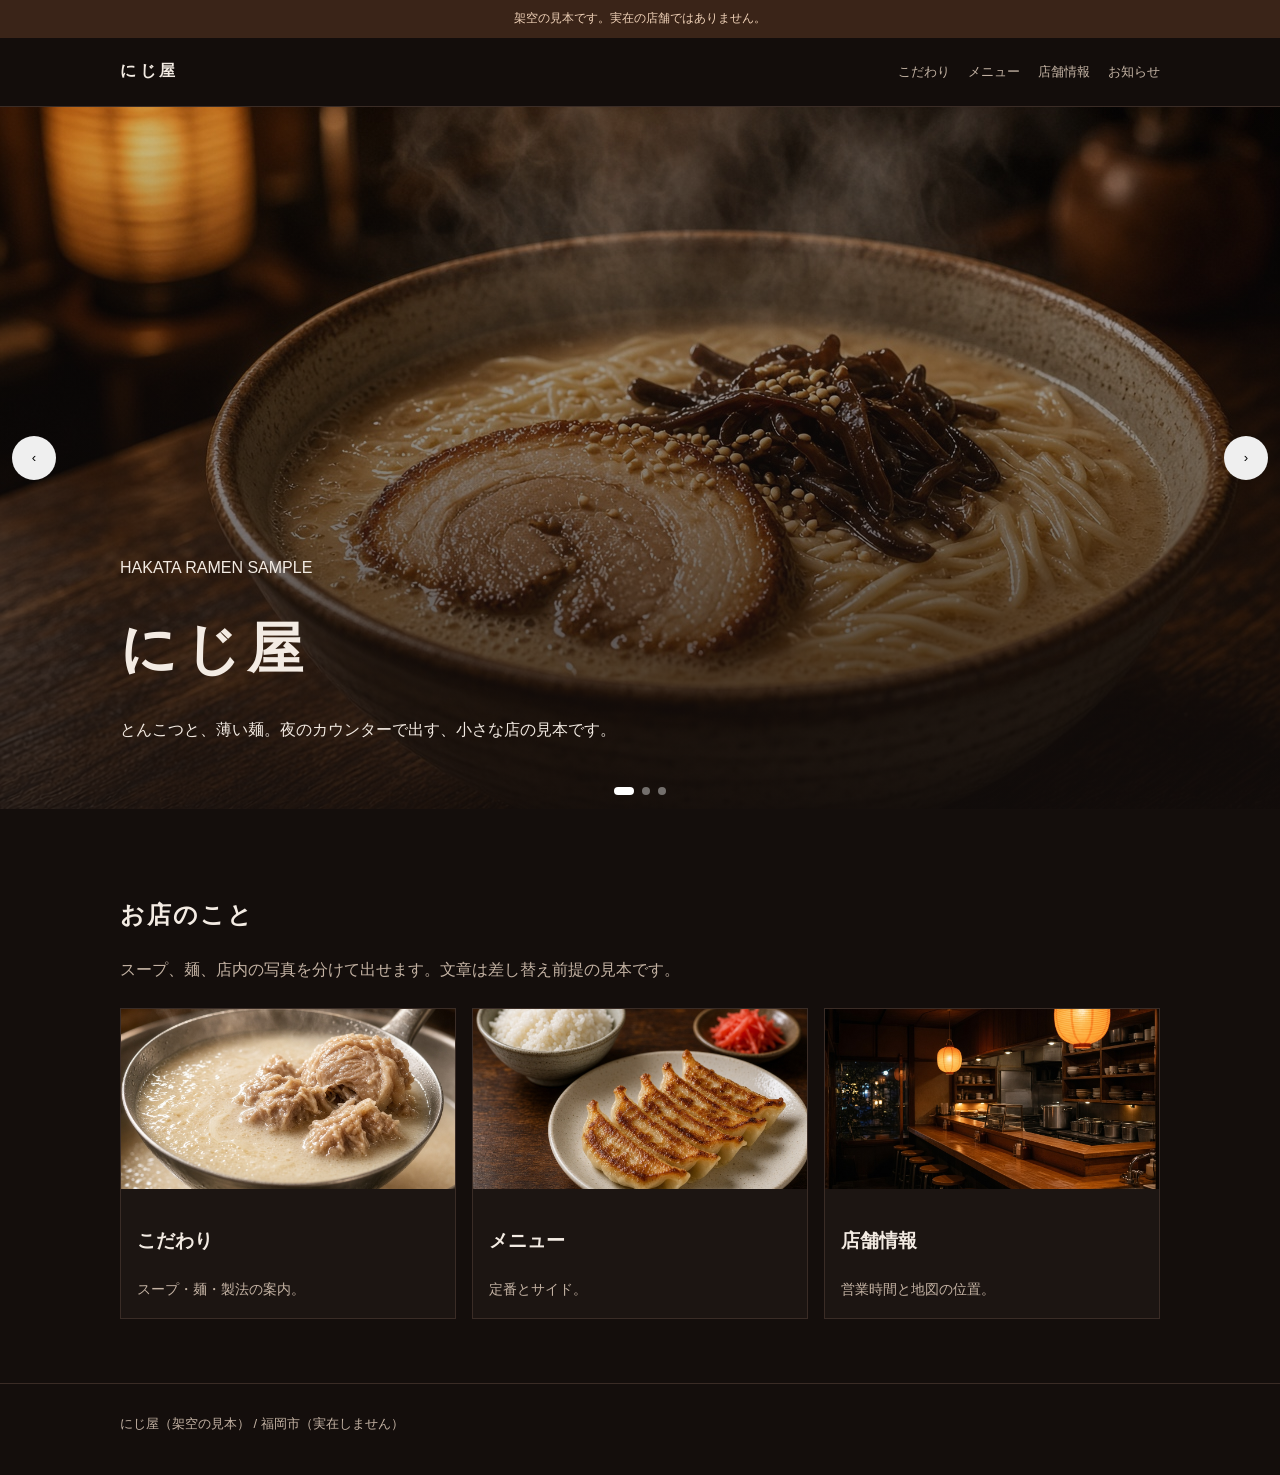
<file: index.html>
<!DOCTYPE html>
<html lang="ja">
<head>
  <meta charset="UTF-8">
  <meta name="viewport" content="width=device-width, initial-scale=1">
  <title>にじ屋 | 架空のラーメン店見本</title>
  <meta name="description" content="架空の博多ラーメン店「にじ屋」の案内見本です。実在しません。">
  <link rel="stylesheet" href="style.css">
</head>
<body>
  <p class="sample">架空の見本です。実在の店舗ではありません。</p>
  <header>
    <div class="wrap">
      <a class="logo" href="index.html">にじ屋</a>
      <nav>
        <ul>
          <li><a href="kodawari.html">こだわり</a></li>
          <li><a href="menu.html">メニュー</a></li>
          <li><a href="access.html">店舗情報</a></li>
          <li><a href="news.html">お知らせ</a></li>
        </ul>
      </nav>
    </div>
  </header>
  <section class="hero-slider" aria-label="写真">
    <div class="slider-track">
      <div class="slide" style="background-image:url('images/ramen-hero.jpg')"></div>
      <div class="slide" style="background-image:url('images/ramen-shop.jpg')"></div>
      <div class="slide" style="background-image:url('images/ramen-noodles.jpg')"></div>
    </div>
    <div class="slider-dim"></div>
    <div class="wrap slider-copy">
      <p>HAKATA RAMEN SAMPLE</p>
      <h1>にじ屋</h1>
      <p>とんこつと、薄い麺。夜のカウンターで出す、小さな店の見本です。</p>
    </div>
    <button class="slider-btn prev" type="button" aria-label="前">‹</button>
    <button class="slider-btn next" type="button" aria-label="次">›</button>
    <div class="slider-dots"></div>
  </section>
  <section class="section">
    <div class="wrap">
      <h2>お店のこと</h2>
      <p class="muted">スープ、麺、店内の写真を分けて出せます。文章は差し替え前提の見本です。</p>
      <div class="grid" style="margin-top:24px">
        <a class="card" href="kodawari.html">
          <img src="images/ramen-soup.jpg" alt="">
          <div><h3>こだわり</h3><p>スープ・麺・製法の案内。</p></div>
        </a>
        <a class="card" href="menu.html">
          <img src="images/ramen-sides.jpg" alt="">
          <div><h3>メニュー</h3><p>定番とサイド。</p></div>
        </a>
        <a class="card" href="access.html">
          <img src="images/ramen-shop.jpg" alt="">
          <div><h3>店舗情報</h3><p>営業時間と地図の位置。</p></div>
        </a>
      </div>
    </div>
  </section>
  <footer>
    <div class="wrap">にじ屋（架空の見本） / 福岡市（実在しません）</div>
  </footer>
  <script src="slider.js"></script>
</body>
</html>
</file>
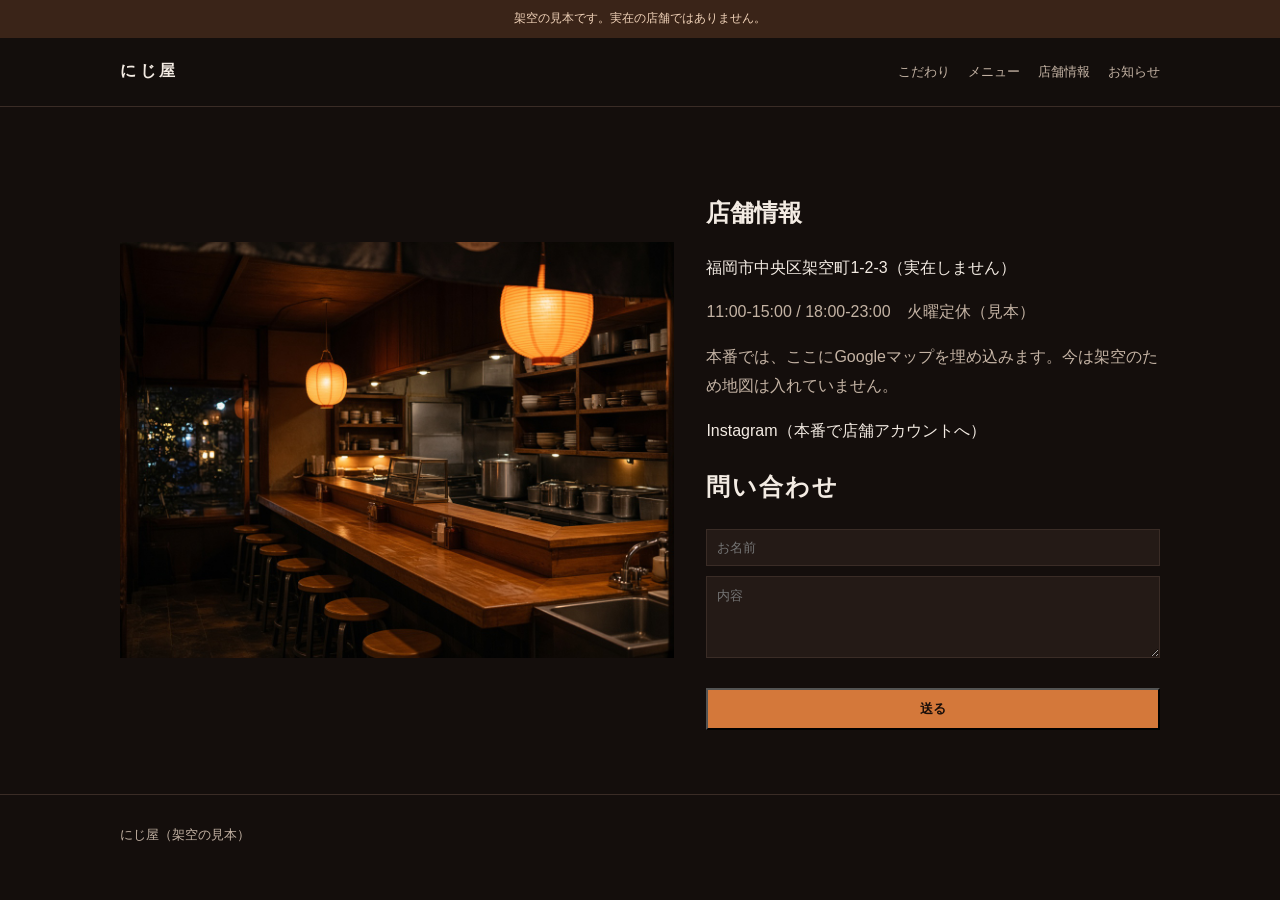
<file: access.html>
<!DOCTYPE html>
<html lang="ja">
<head>
  <meta charset="UTF-8">
  <meta name="viewport" content="width=device-width, initial-scale=1">
  <title>店舗情報 | にじ屋（架空）</title>
  <link rel="stylesheet" href="style.css">
</head>
<body>
  <p class="sample">架空の見本です。実在の店舗ではありません。</p>
  <header>
    <div class="wrap">
      <a class="logo" href="index.html">にじ屋</a>
      <nav>
        <ul>
          <li><a href="kodawari.html">こだわり</a></li>
          <li><a href="menu.html">メニュー</a></li>
          <li><a href="access.html">店舗情報</a></li>
          <li><a href="news.html">お知らせ</a></li>
        </ul>
      </nav>
    </div>
  </header>
  <section class="section">
    <div class="wrap split">
      <img src="images/ramen-shop.jpg" alt="">
      <div>
        <h1>店舗情報</h1>
        <p>福岡市中央区架空町1-2-3（実在しません）</p>
        <p class="muted">11:00-15:00 / 18:00-23:00　火曜定休（見本）</p>
        <p class="muted">本番では、ここにGoogleマップを埋め込みます。今は架空のため地図は入れていません。</p>
        <p><a href="https://www.instagram.com/" rel="noopener">Instagram（本番で店舗アカウントへ）</a></p>
        <h2>問い合わせ</h2>
        <form id="f">
          <input name="name" required placeholder="お名前">
          <textarea name="body" rows="4" required placeholder="内容"></textarea>
          <button class="btn" type="submit">送る</button>
        </form>
        <p class="thanks" id="t">見本のため送信先はありません。本番では店に届く形にします。</p>
      </div>
    </div>
  </section>
  <footer><div class="wrap">にじ屋（架空の見本）</div></footer>
  <script>
    document.getElementById("f").addEventListener("submit", function (e) {
      e.preventDefault();
      document.getElementById("t").classList.add("show");
    });
  </script>
</body>
</html>
</file>
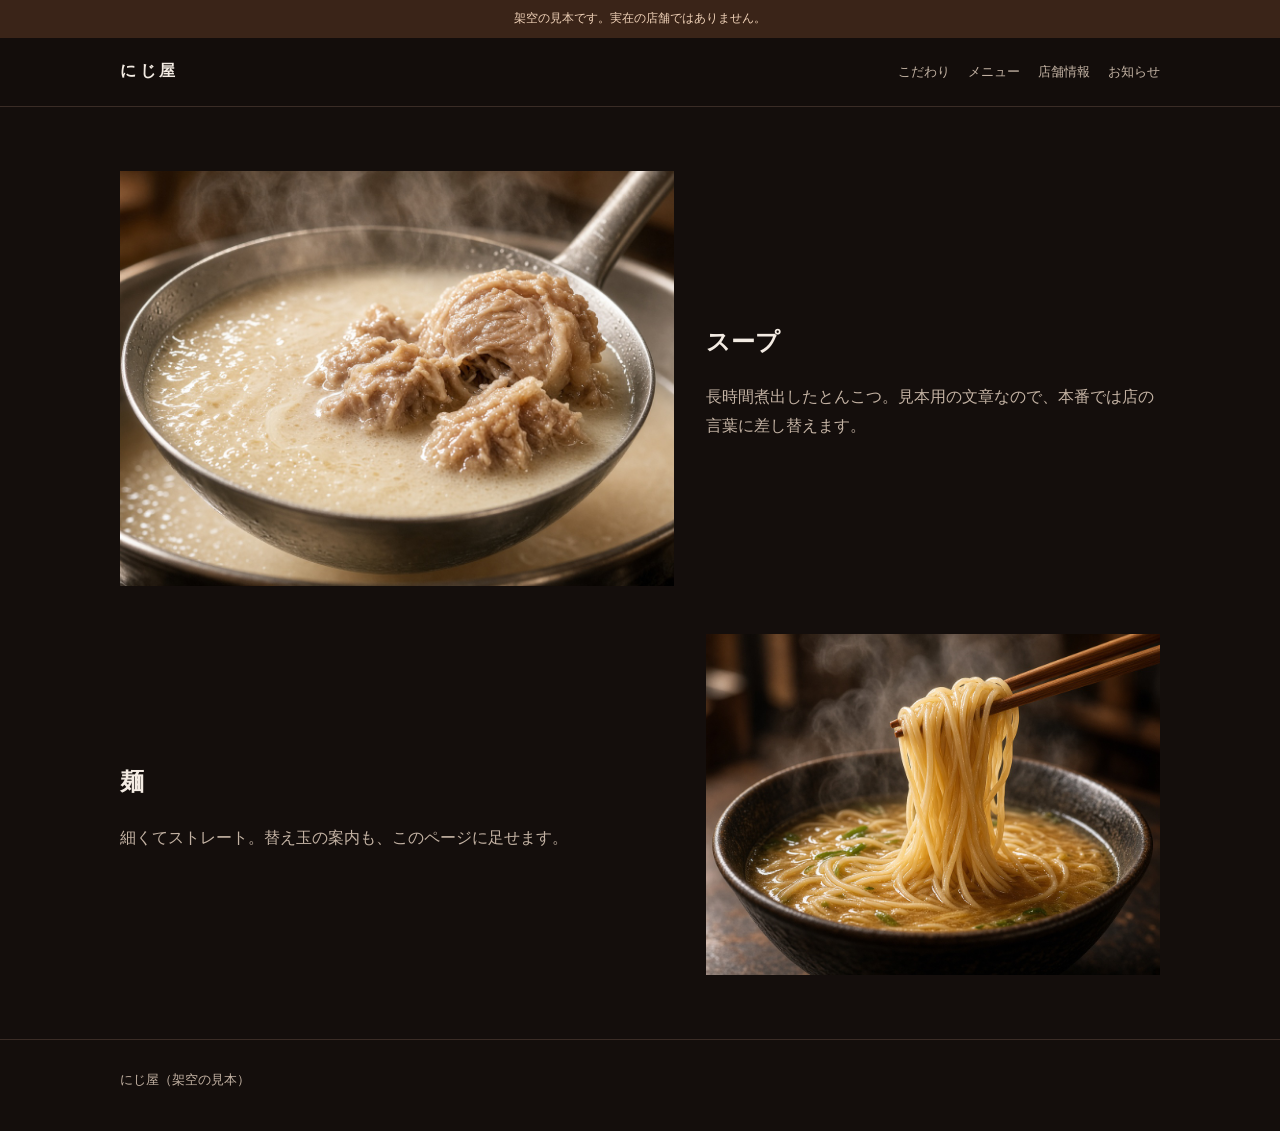
<file: kodawari.html>
<!DOCTYPE html>
<html lang="ja">
<head>
  <meta charset="UTF-8">
  <meta name="viewport" content="width=device-width, initial-scale=1">
  <title>こだわり | にじ屋（架空）</title>
  <link rel="stylesheet" href="style.css">
</head>
<body>
  <p class="sample">架空の見本です。実在の店舗ではありません。</p>
  <header>
    <div class="wrap">
      <a class="logo" href="index.html">にじ屋</a>
      <nav>
        <ul>
          <li><a href="kodawari.html">こだわり</a></li>
          <li><a href="menu.html">メニュー</a></li>
          <li><a href="access.html">店舗情報</a></li>
          <li><a href="news.html">お知らせ</a></li>
        </ul>
      </nav>
    </div>
  </header>
  <section class="section">
    <div class="wrap split">
      <img src="images/ramen-soup.jpg" alt="">
      <div>
        <h1>スープ</h1>
        <p class="muted">長時間煮出したとんこつ。見本用の文章なので、本番では店の言葉に差し替えます。</p>
      </div>
    </div>
    <div class="wrap split" style="margin-top:48px">
      <div>
        <h2>麺</h2>
        <p class="muted">細くてストレート。替え玉の案内も、このページに足せます。</p>
      </div>
      <img src="images/ramen-noodles.jpg" alt="">
    </div>
  </section>
  <footer><div class="wrap">にじ屋（架空の見本）</div></footer>
</body>
</html>
</file>
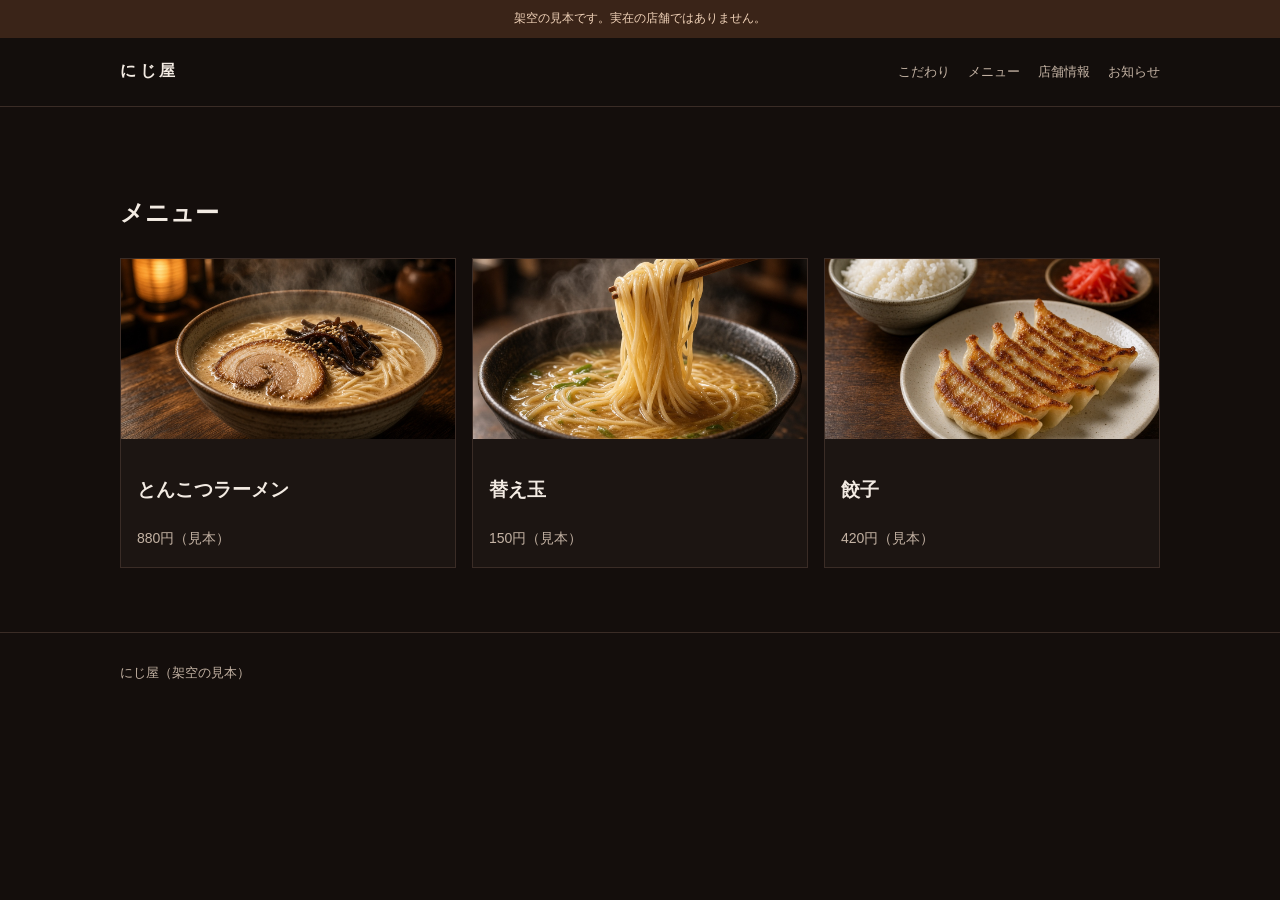
<file: menu.html>
<!DOCTYPE html>
<html lang="ja">
<head>
  <meta charset="UTF-8">
  <meta name="viewport" content="width=device-width, initial-scale=1">
  <title>メニュー | にじ屋（架空）</title>
  <link rel="stylesheet" href="style.css">
</head>
<body>
  <p class="sample">架空の見本です。実在の店舗ではありません。</p>
  <header>
    <div class="wrap">
      <a class="logo" href="index.html">にじ屋</a>
      <nav>
        <ul>
          <li><a href="kodawari.html">こだわり</a></li>
          <li><a href="menu.html">メニュー</a></li>
          <li><a href="access.html">店舗情報</a></li>
          <li><a href="news.html">お知らせ</a></li>
        </ul>
      </nav>
    </div>
  </header>
  <section class="section">
    <div class="wrap">
      <h1>メニュー</h1>
      <div class="grid" style="margin-top:24px">
        <div class="card">
          <img src="images/ramen-hero.jpg" alt="">
          <div><h3>とんこつラーメン</h3><p>880円（見本）</p></div>
        </div>
        <div class="card">
          <img src="images/ramen-noodles.jpg" alt="">
          <div><h3>替え玉</h3><p>150円（見本）</p></div>
        </div>
        <div class="card">
          <img src="images/ramen-sides.jpg" alt="">
          <div><h3>餃子</h3><p>420円（見本）</p></div>
        </div>
      </div>
    </div>
  </section>
  <footer><div class="wrap">にじ屋（架空の見本）</div></footer>
</body>
</html>
</file>
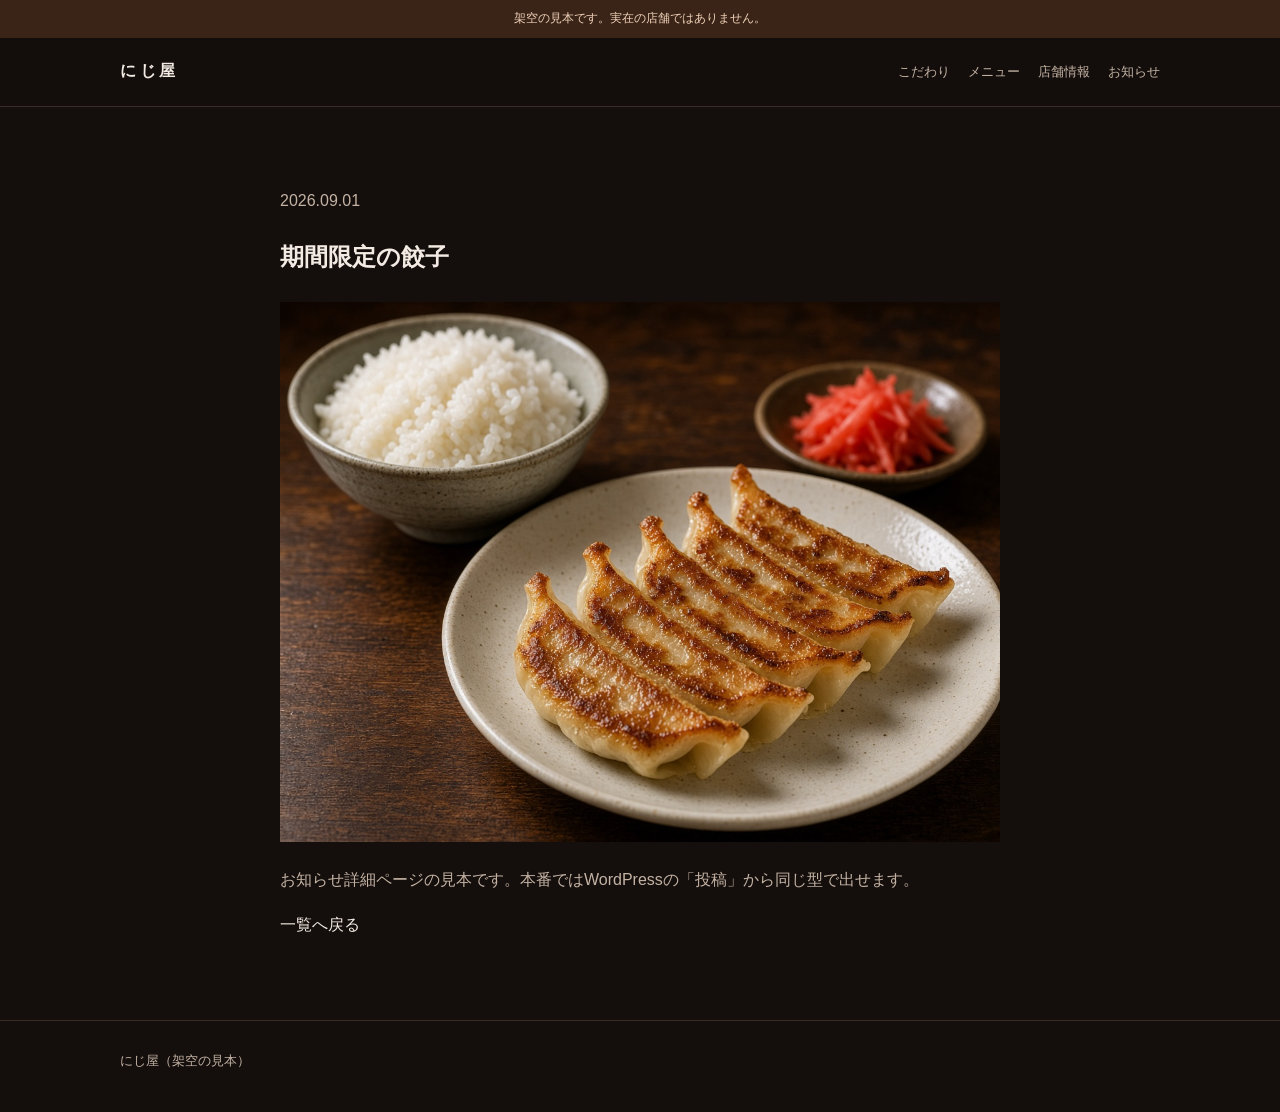
<file: news-01.html>
<!DOCTYPE html>
<html lang="ja">
<head>
  <meta charset="UTF-8">
  <meta name="viewport" content="width=device-width, initial-scale=1">
  <title>期間限定の餃子 | にじ屋（架空）</title>
  <link rel="stylesheet" href="style.css">
</head>
<body>
  <p class="sample">架空の見本です。実在の店舗ではありません。</p>
  <header>
    <div class="wrap">
      <a class="logo" href="index.html">にじ屋</a>
      <nav>
        <ul>
          <li><a href="kodawari.html">こだわり</a></li>
          <li><a href="menu.html">メニュー</a></li>
          <li><a href="access.html">店舗情報</a></li>
          <li><a href="news.html">お知らせ</a></li>
        </ul>
      </nav>
    </div>
  </header>
  <section class="section">
    <div class="wrap" style="max-width:720px">
      <p class="muted">2026.09.01</p>
      <h1>期間限定の餃子</h1>
      <img src="images/ramen-sides.jpg" alt="" style="margin:24px 0">
      <p class="muted">お知らせ詳細ページの見本です。本番ではWordPressの「投稿」から同じ型で出せます。</p>
      <p><a href="news.html">一覧へ戻る</a></p>
    </div>
  </section>
  <footer><div class="wrap">にじ屋（架空の見本）</div></footer>
</body>
</html>
</file>
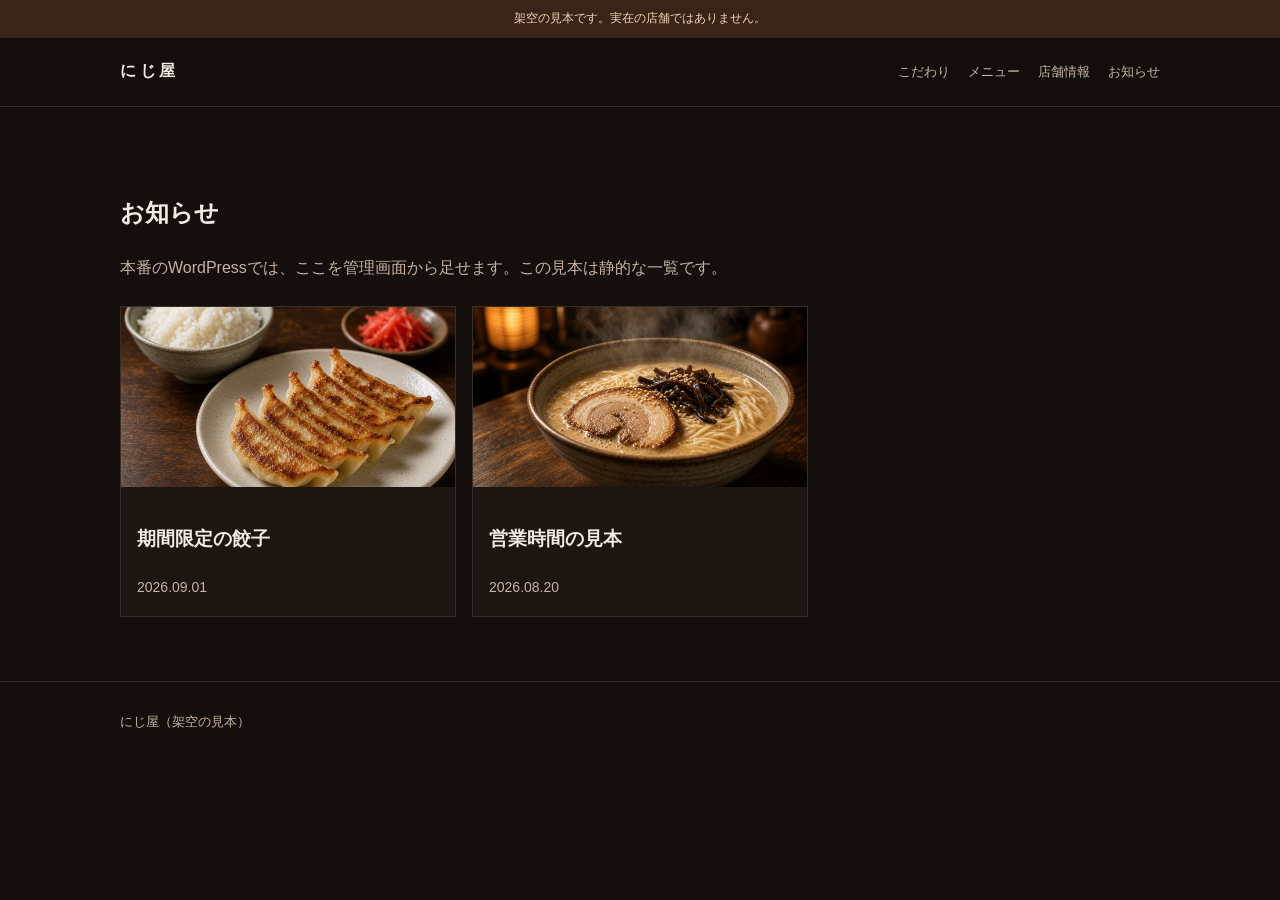
<file: news.html>
<!DOCTYPE html>
<html lang="ja">
<head>
  <meta charset="UTF-8">
  <meta name="viewport" content="width=device-width, initial-scale=1">
  <title>お知らせ | にじ屋（架空）</title>
  <link rel="stylesheet" href="style.css">
</head>
<body>
  <p class="sample">架空の見本です。実在の店舗ではありません。</p>
  <header>
    <div class="wrap">
      <a class="logo" href="index.html">にじ屋</a>
      <nav>
        <ul>
          <li><a href="kodawari.html">こだわり</a></li>
          <li><a href="menu.html">メニュー</a></li>
          <li><a href="access.html">店舗情報</a></li>
          <li><a href="news.html">お知らせ</a></li>
        </ul>
      </nav>
    </div>
  </header>
  <section class="section">
    <div class="wrap">
      <h1>お知らせ</h1>
      <p class="muted">本番のWordPressでは、ここを管理画面から足せます。この見本は静的な一覧です。</p>
      <div class="grid" style="margin-top:24px">
        <a class="card" href="news-01.html">
          <img src="images/ramen-sides.jpg" alt="">
          <div><h3>期間限定の餃子</h3><p>2026.09.01</p></div>
        </a>
        <a class="card" href="news-01.html">
          <img src="images/ramen-hero.jpg" alt="">
          <div><h3>営業時間の見本</h3><p>2026.08.20</p></div>
        </a>
      </div>
    </div>
  </section>
  <footer><div class="wrap">にじ屋（架空の見本）</div></footer>
</body>
</html>
</file>
<file: style.css>
:root {
  --bg: #140e0c;
  --paper: #1c1512;
  --ink: #f3ebe3;
  --muted: #c4b3a4;
  --accent: #d4783a;
  --line: #3a2c26;
}
* { box-sizing: border-box; }
body {
  margin: 0;
  font-family: "Yu Gothic", "Hiragino Sans", "Meiryo", sans-serif;
  background: var(--bg);
  color: var(--ink);
  line-height: 1.8;
}
a { color: inherit; text-decoration: none; }
img { max-width: 100%; display: block; }
.wrap { width: min(1040px, calc(100% - 40px)); margin: 0 auto; }
.sample {
  margin: 0;
  padding: 8px 16px;
  background: #3a2418;
  color: #f0d2b8;
  font-size: 12px;
  text-align: center;
}
header {
  position: sticky;
  top: 0;
  z-index: 10;
  background: rgba(20, 14, 12, 0.94);
  border-bottom: 1px solid var(--line);
}
header .wrap {
  display: flex;
  justify-content: space-between;
  align-items: center;
  min-height: 68px;
  gap: 16px;
}
.logo { letter-spacing: 0.22em; font-weight: 700; }
nav ul {
  display: flex;
  flex-wrap: wrap;
  gap: 8px 18px;
  list-style: none;
  margin: 0;
  padding: 0;
  font-size: 13px;
  color: var(--muted);
}
nav a:hover { color: var(--ink); }
.hero-slider {
  position: relative;
  overflow: hidden;
  min-height: 78vh;
}
.slider-track {
  display: flex;
  height: 78vh;
  transition: transform 0.9s cubic-bezier(0.22, 1, 0.36, 1);
}
.slide {
  min-width: 100%;
  background-size: cover;
  background-position: center;
}
.slider-dim {
  position: absolute;
  inset: 0;
  background: linear-gradient(180deg, rgba(20,14,12,.2), rgba(20,14,12,.82));
}
.slider-copy {
  position: absolute;
  left: 0;
  right: 0;
  bottom: 48px;
  z-index: 2;
}
.slider-copy h1 {
  margin: 0 0 12px;
  font-size: clamp(32px, 6vw, 56px);
  letter-spacing: 0.12em;
}
.slider-btn {
  position: absolute;
  top: 50%;
  transform: translateY(-50%);
  z-index: 3;
  width: 44px;
  height: 44px;
  border: 0;
  border-radius: 50%;
  cursor: pointer;
}
.slider-btn.prev { left: 12px; }
.slider-btn.next { right: 12px; }
.slider-dots {
  position: absolute;
  left: 50%;
  bottom: 14px;
  transform: translateX(-50%);
  z-index: 3;
  display: flex;
  gap: 8px;
}
.slider-dots button {
  width: 8px;
  height: 8px;
  padding: 0;
  border: 0;
  border-radius: 50%;
  background: rgba(255,255,255,.4);
  cursor: pointer;
}
.slider-dots button.is-on { width: 20px; border-radius: 8px; background: #fff; }
.section { padding: 64px 0; }
h2 { font-size: 24px; letter-spacing: 0.08em; }
.grid {
  display: grid;
  grid-template-columns: repeat(3, 1fr);
  gap: 16px;
}
.card {
  background: var(--paper);
  border: 1px solid var(--line);
}
.card img { height: 180px; width: 100%; object-fit: cover; }
.card div { padding: 16px; }
.card p { margin: 8px 0 0; color: var(--muted); font-size: 14px; }
.btn {
  display: inline-block;
  margin-top: 20px;
  background: var(--accent);
  color: #1a0f0a;
  font-weight: 700;
  padding: 10px 18px;
}
.split {
  display: grid;
  grid-template-columns: 1.1fr 0.9fr;
  gap: 32px;
  align-items: center;
}
.muted { color: var(--muted); }
form { display: grid; gap: 10px; max-width: 460px; }
input, textarea {
  background: #241a16;
  border: 1px solid var(--line);
  color: var(--ink);
  padding: 10px;
  font: 16px inherit;
}
.thanks { display: none; color: #c7e6c0; }
.thanks.show { display: block; }
footer {
  padding: 28px 0 40px;
  border-top: 1px solid var(--line);
  color: var(--muted);
  font-size: 13px;
}
@media (max-width: 800px) {
  header .wrap { flex-direction: column; align-items: flex-start; padding: 12px 0; }
  .grid, .split { grid-template-columns: 1fr; }
  .hero-slider, .slider-track { min-height: 70vh; height: 70vh; }
}
@media (prefers-reduced-motion: reduce) {
  .slider-track { transition: none; }
}
</file>
